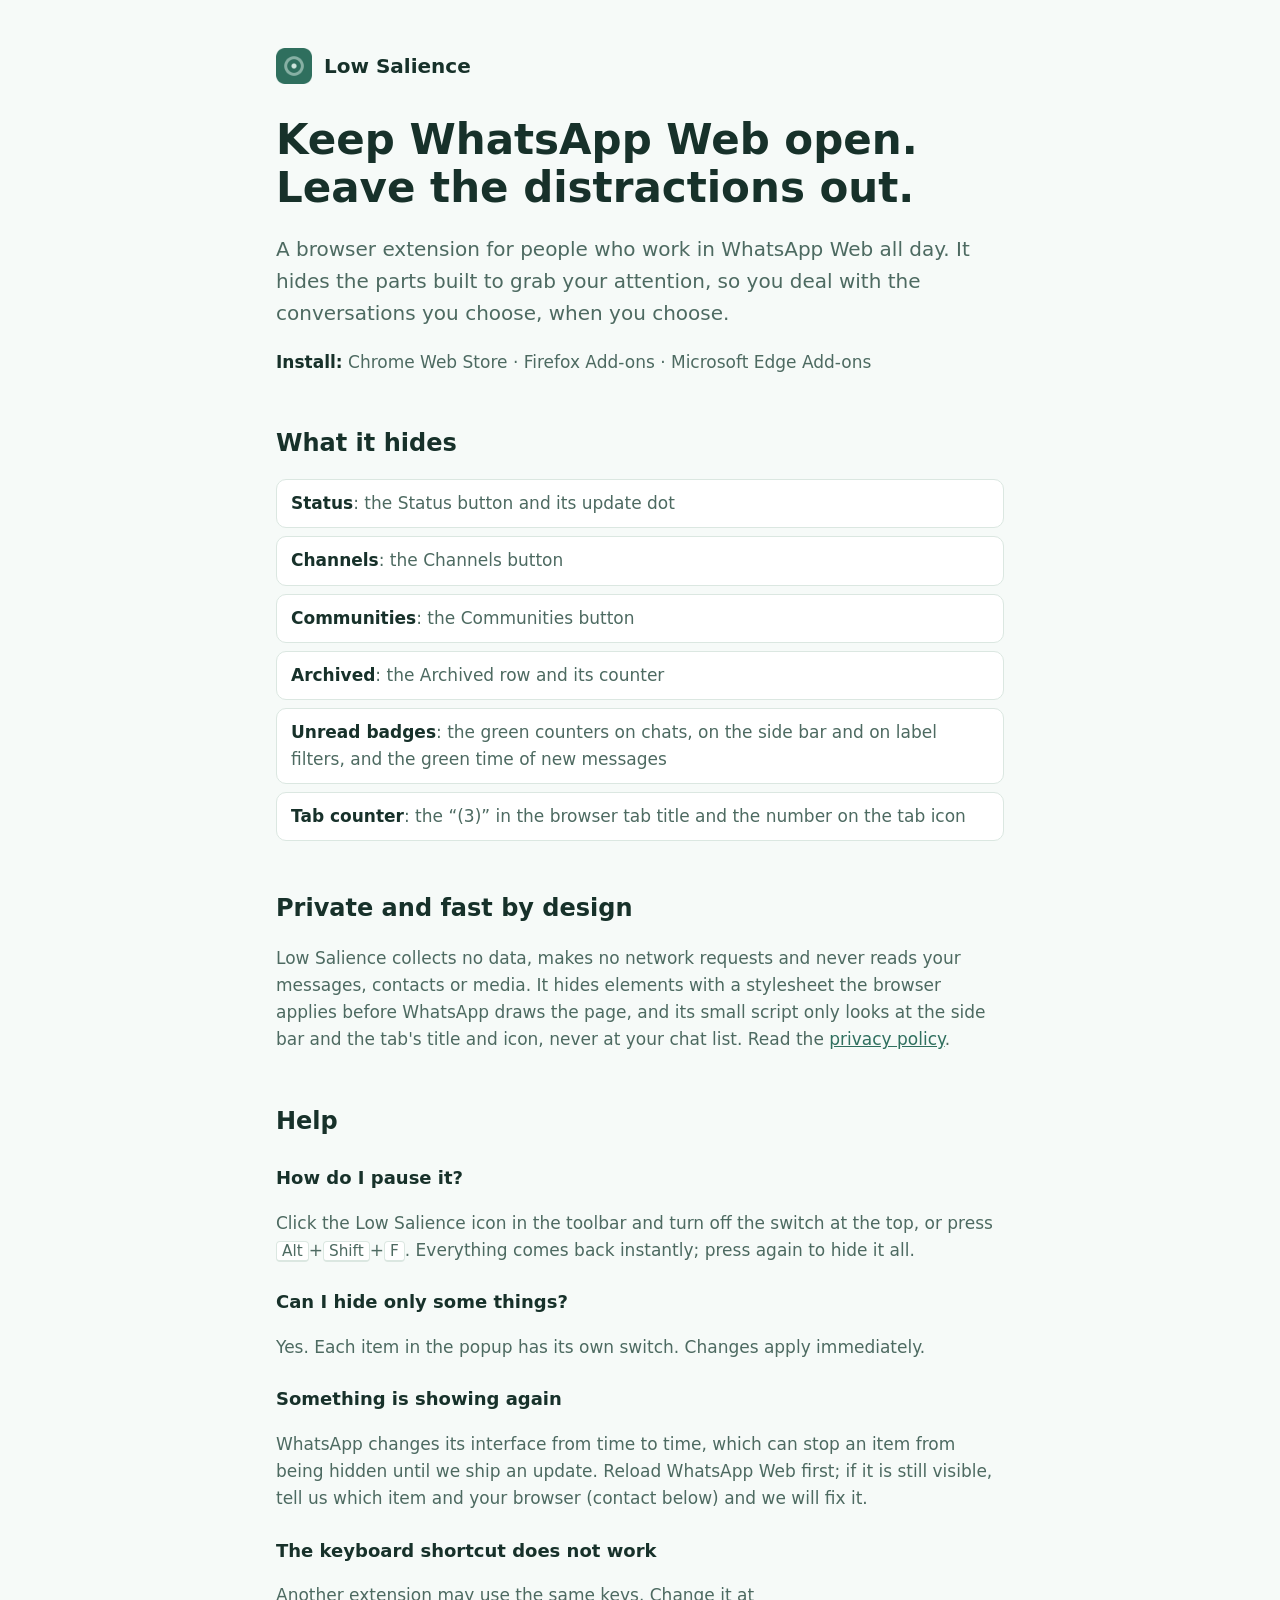
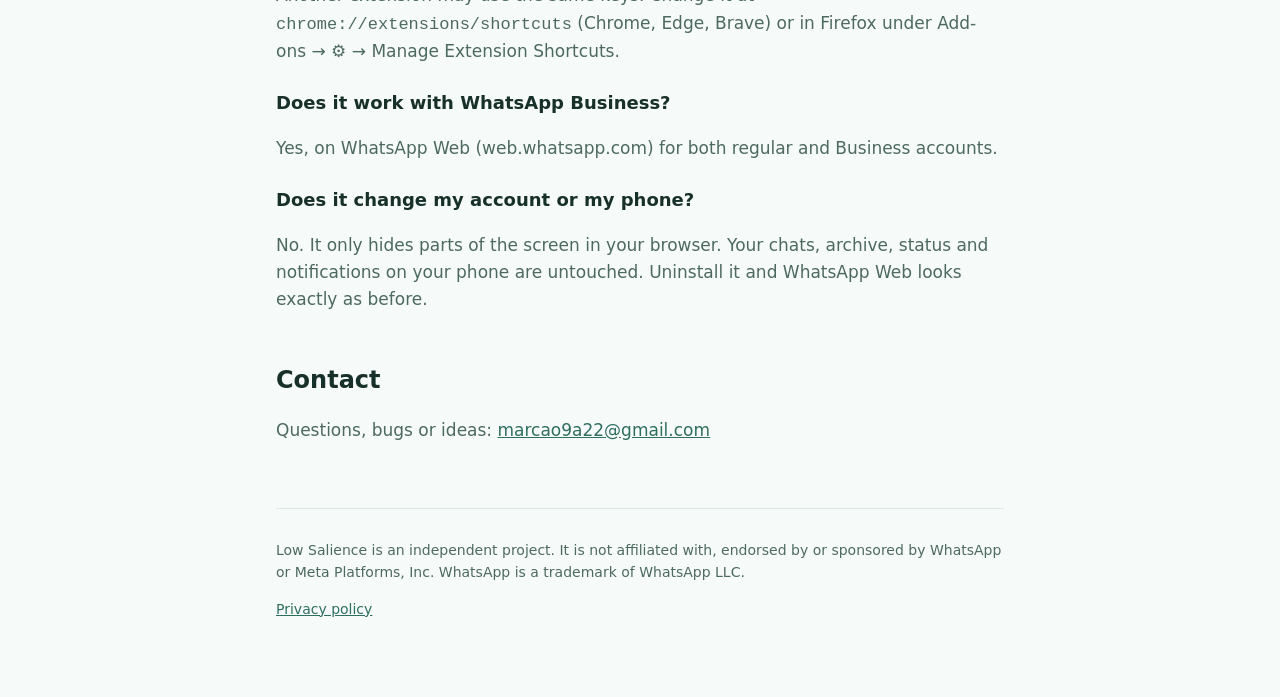
<file: index.html>
<!doctype html>
<html lang="en">
  <head>
    <meta charset="utf-8" />
    <meta name="viewport" content="width=device-width, initial-scale=1" />
    <title>Low Salience — Focus for WhatsApp Web</title>
    <meta
      name="description"
      content="Browser extension that hides Status, Channels, Communities, Archived chats and unread badges in WhatsApp Web. No data collected."
    />
    <link rel="icon" href="icon-128.png" />
    <link rel="stylesheet" href="style.css" />
  </head>
  <body>
    <main>
      <header class="brand">
        <img src="icon-128.png" alt="" />
        <a href="./">Low Salience</a>
      </header>

      <h1>Keep WhatsApp Web open. Leave the distractions out.</h1>
      <p class="lead">
        A browser extension for people who work in WhatsApp Web all day. It hides the parts built to
        grab your attention, so you deal with the conversations you choose, when you choose.
      </p>

      <!-- [YOU] Replace with the store links once published. -->
      <p><strong>Install:</strong> Chrome Web Store · Firefox Add-ons · Microsoft Edge Add-ons</p>

      <h2>What it hides</h2>
      <ul class="features">
        <li><strong>Status</strong>: the Status button and its update dot</li>
        <li><strong>Channels</strong>: the Channels button</li>
        <li><strong>Communities</strong>: the Communities button</li>
        <li><strong>Archived</strong>: the Archived row and its counter</li>
        <li>
          <strong>Unread badges</strong>: the green counters on chats, on the side bar and on label
          filters, and the green time of new messages
        </li>
        <li>
          <strong>Tab counter</strong>: the “(3)” in the browser tab title and the number on the tab
          icon
        </li>
      </ul>

      <h2>Private and fast by design</h2>
      <p>
        Low Salience collects no data, makes no network requests and never reads your messages,
        contacts or media. It hides elements with a stylesheet the browser applies before WhatsApp
        draws the page, and its small script only looks at the side bar and the tab's title and
        icon, never at your chat list. Read the <a href="privacy.html">privacy policy</a>.
      </p>

      <h2 id="help">Help</h2>

      <h3>How do I pause it?</h3>
      <p>
        Click the Low Salience icon in the toolbar and turn off the switch at the top, or press
        <kbd>Alt</kbd>+<kbd>Shift</kbd>+<kbd>F</kbd>. Everything comes back instantly; press again
        to hide it all.
      </p>

      <h3>Can I hide only some things?</h3>
      <p>Yes. Each item in the popup has its own switch. Changes apply immediately.</p>

      <h3>Something is showing again</h3>
      <p>
        WhatsApp changes its interface from time to time, which can stop an item from being hidden
        until we ship an update. Reload WhatsApp Web first; if it is still visible, tell us which
        item and your browser (contact below) and we will fix it.
      </p>

      <h3>The keyboard shortcut does not work</h3>
      <p>
        Another extension may use the same keys. Change it at
        <code>chrome://extensions/shortcuts</code> (Chrome, Edge, Brave) or in Firefox under Add-ons
        → ⚙ → Manage Extension Shortcuts.
      </p>

      <h3>Does it work with WhatsApp Business?</h3>
      <p>Yes, on WhatsApp Web (web.whatsapp.com) for both regular and Business accounts.</p>

      <h3>Does it change my account or my phone?</h3>
      <p>
        No. It only hides parts of the screen in your browser. Your chats, archive, status and
        notifications on your phone are untouched. Uninstall it and WhatsApp Web looks exactly as
        before.
      </p>

      <h2 id="contact">Contact</h2>
      <p>
        Questions, bugs or ideas: <a href="mailto:marcao9a22@gmail.com">marcao9a22@gmail.com</a>
      </p>

      <footer>
        <p>
          Low Salience is an independent project. It is not affiliated with, endorsed by or
          sponsored by WhatsApp or Meta Platforms, Inc. WhatsApp is a trademark of WhatsApp LLC.
        </p>
        <p><a href="privacy.html">Privacy policy</a></p>
      </footer>
    </main>
  </body>
</html>
</file>
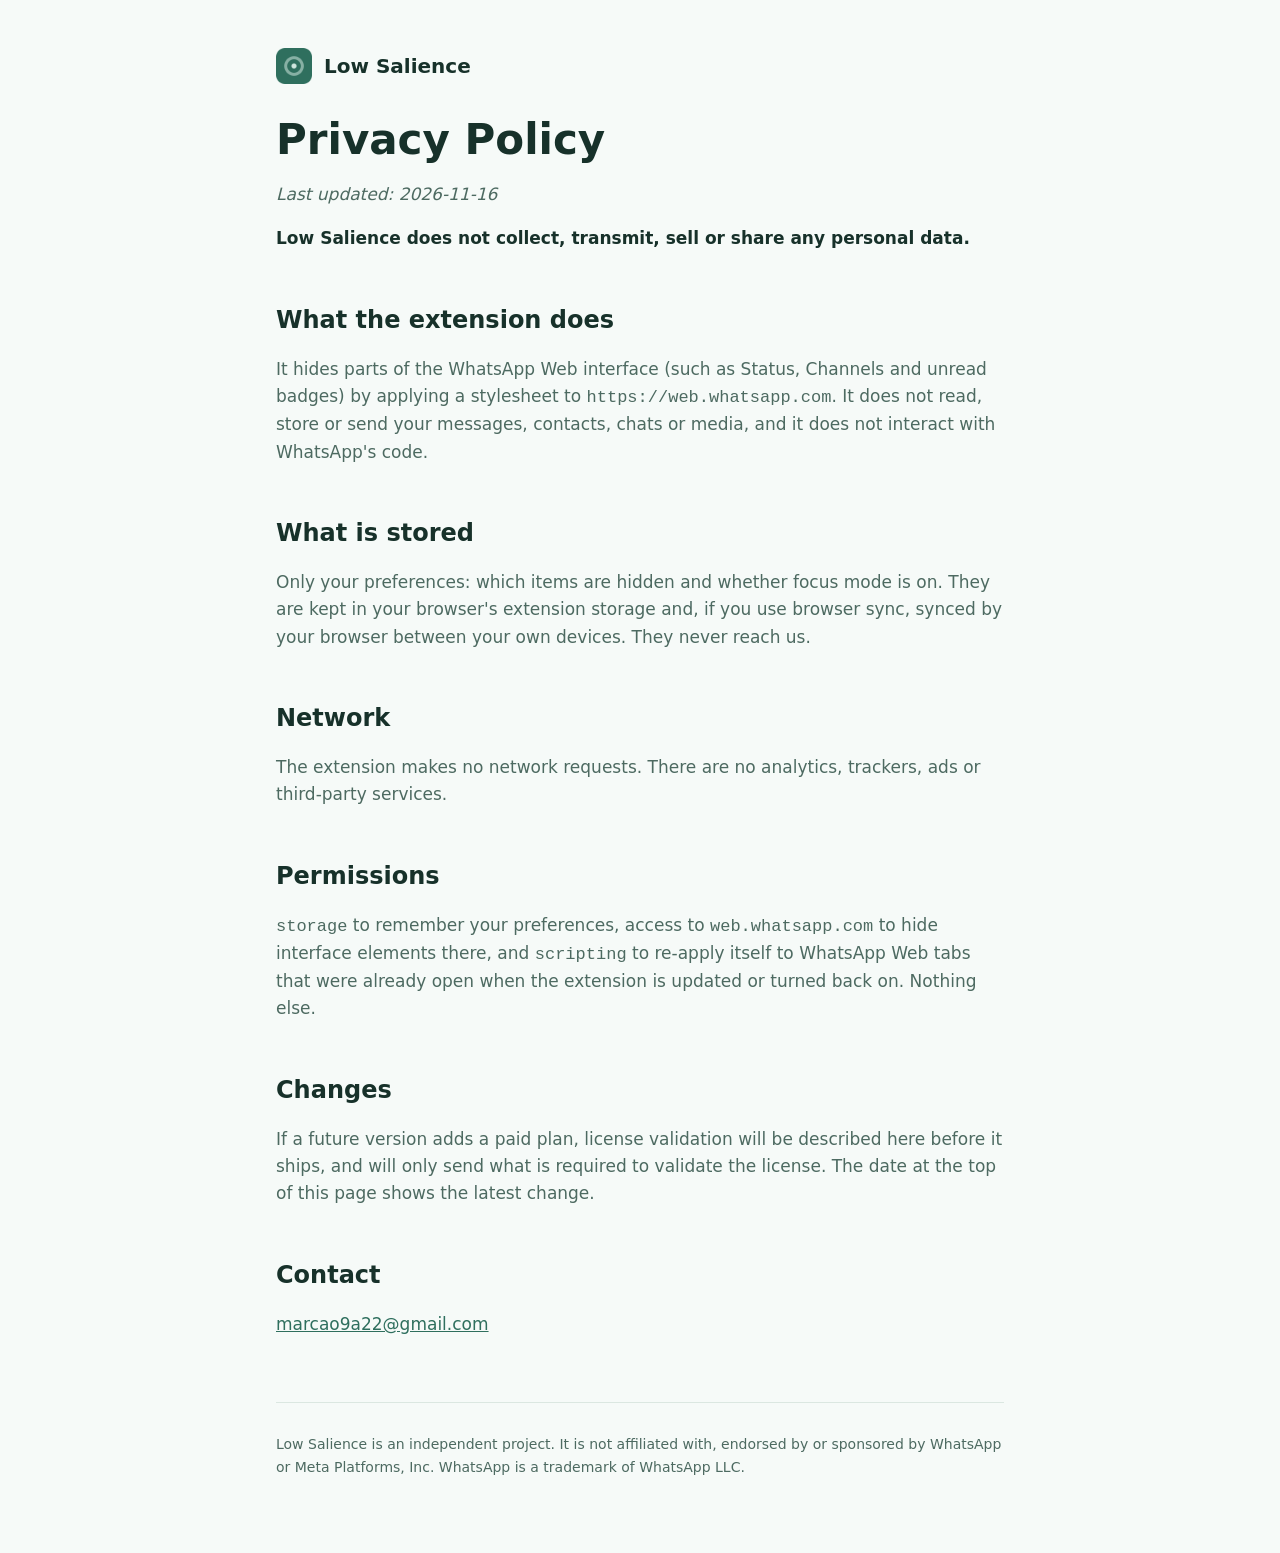
<file: privacy.html>
<!doctype html>
<html lang="en">
  <head>
    <meta charset="utf-8" />
    <meta name="viewport" content="width=device-width, initial-scale=1" />
    <title>Privacy Policy — Low Salience</title>
    <link rel="icon" href="icon-128.png" />
    <link rel="stylesheet" href="style.css" />
  </head>
  <body>
    <main>
      <header class="brand">
        <img src="icon-128.png" alt="" />
        <a href="./">Low Salience</a>
      </header>

      <!-- Keep in sync with PRIVACY.md. -->
      <h1>Privacy Policy</h1>
      <p><em>Last updated: 2026-11-16</em></p>

      <p>
        <strong>Low Salience does not collect, transmit, sell or share any personal data.</strong>
      </p>

      <h2>What the extension does</h2>
      <p>
        It hides parts of the WhatsApp Web interface (such as Status, Channels and unread badges) by
        applying a stylesheet to <code>https://web.whatsapp.com</code>. It does not read, store or
        send your messages, contacts, chats or media, and it does not interact with WhatsApp's code.
      </p>

      <h2>What is stored</h2>
      <p>
        Only your preferences: which items are hidden and whether focus mode is on. They are kept in
        your browser's extension storage and, if you use browser sync, synced by your browser
        between your own devices. They never reach us.
      </p>

      <h2>Network</h2>
      <p>
        The extension makes no network requests. There are no analytics, trackers, ads or
        third-party services.
      </p>

      <h2>Permissions</h2>
      <p>
        <code>storage</code> to remember your preferences, access to
        <code>web.whatsapp.com</code> to hide interface elements there, and
        <code>scripting</code> to re-apply itself to WhatsApp Web tabs that were already open when
        the extension is updated or turned back on. Nothing else.
      </p>

      <h2>Changes</h2>
      <p>
        If a future version adds a paid plan, license validation will be described here before it
        ships, and will only send what is required to validate the license. The date at the top of
        this page shows the latest change.
      </p>

      <h2>Contact</h2>
      <p><a href="mailto:marcao9a22@gmail.com">marcao9a22@gmail.com</a></p>

      <footer>
        <p>
          Low Salience is an independent project. It is not affiliated with, endorsed by or
          sponsored by WhatsApp or Meta Platforms, Inc. WhatsApp is a trademark of WhatsApp LLC.
        </p>
      </footer>
    </main>
  </body>
</html>
</file>
<file: style.css>
:root {
  color-scheme: light dark;
  --bg: #f6faf8;
  --surface: #ffffff;
  --text: #17312a;
  --muted: #4d6a61;
  --border: #dbe7e1;
  --accent: #2f6f5e;
}

@media (prefers-color-scheme: dark) {
  :root {
    --bg: #141917;
    --surface: #1c2320;
    --text: #e6efeb;
    --muted: #a3b8b0;
    --border: #2c3833;
    --accent: #6fbfa6;
  }
}

* {
  box-sizing: border-box;
}

body {
  margin: 0;
  background: var(--bg);
  color: var(--text);
  font:
    17px/1.6 system-ui,
    -apple-system,
    'Segoe UI',
    Roboto,
    sans-serif;
}

main {
  max-width: 760px;
  margin: 0 auto;
  padding: 48px 16px 64px;
}

header.brand {
  display: flex;
  align-items: center;
  gap: 12px;
  margin-bottom: 32px;
}

header.brand img {
  width: 48px;
  height: 48px;
  margin: -6px;
}

header.brand a {
  color: inherit;
  text-decoration: none;
  font-weight: 650;
  font-size: 20px;
}

h1 {
  font-size: clamp(30px, 6vw, 42px);
  line-height: 1.15;
  margin: 0 0 16px;
}

h2 {
  margin: 48px 0 12px;
  font-size: 24px;
}

h3 {
  margin: 24px 0 4px;
  font-size: 18px;
}

p,
li {
  color: var(--muted);
}

strong {
  color: var(--text);
}

a {
  color: var(--accent);
}

.lead {
  font-size: 20px;
}

ul.features {
  padding: 0;
  list-style: none;
  display: grid;
  gap: 8px;
}

ul.features li {
  background: var(--surface);
  border: 1px solid var(--border);
  border-radius: 10px;
  padding: 10px 14px;
}

kbd {
  font: inherit;
  font-size: 0.9em;
  border: 1px solid var(--border);
  border-bottom-width: 2px;
  border-radius: 4px;
  padding: 0 5px;
  background: var(--surface);
}

footer {
  margin-top: 64px;
  padding-top: 16px;
  border-top: 1px solid var(--border);
  font-size: 14px;
  color: var(--muted);
}
</file>
